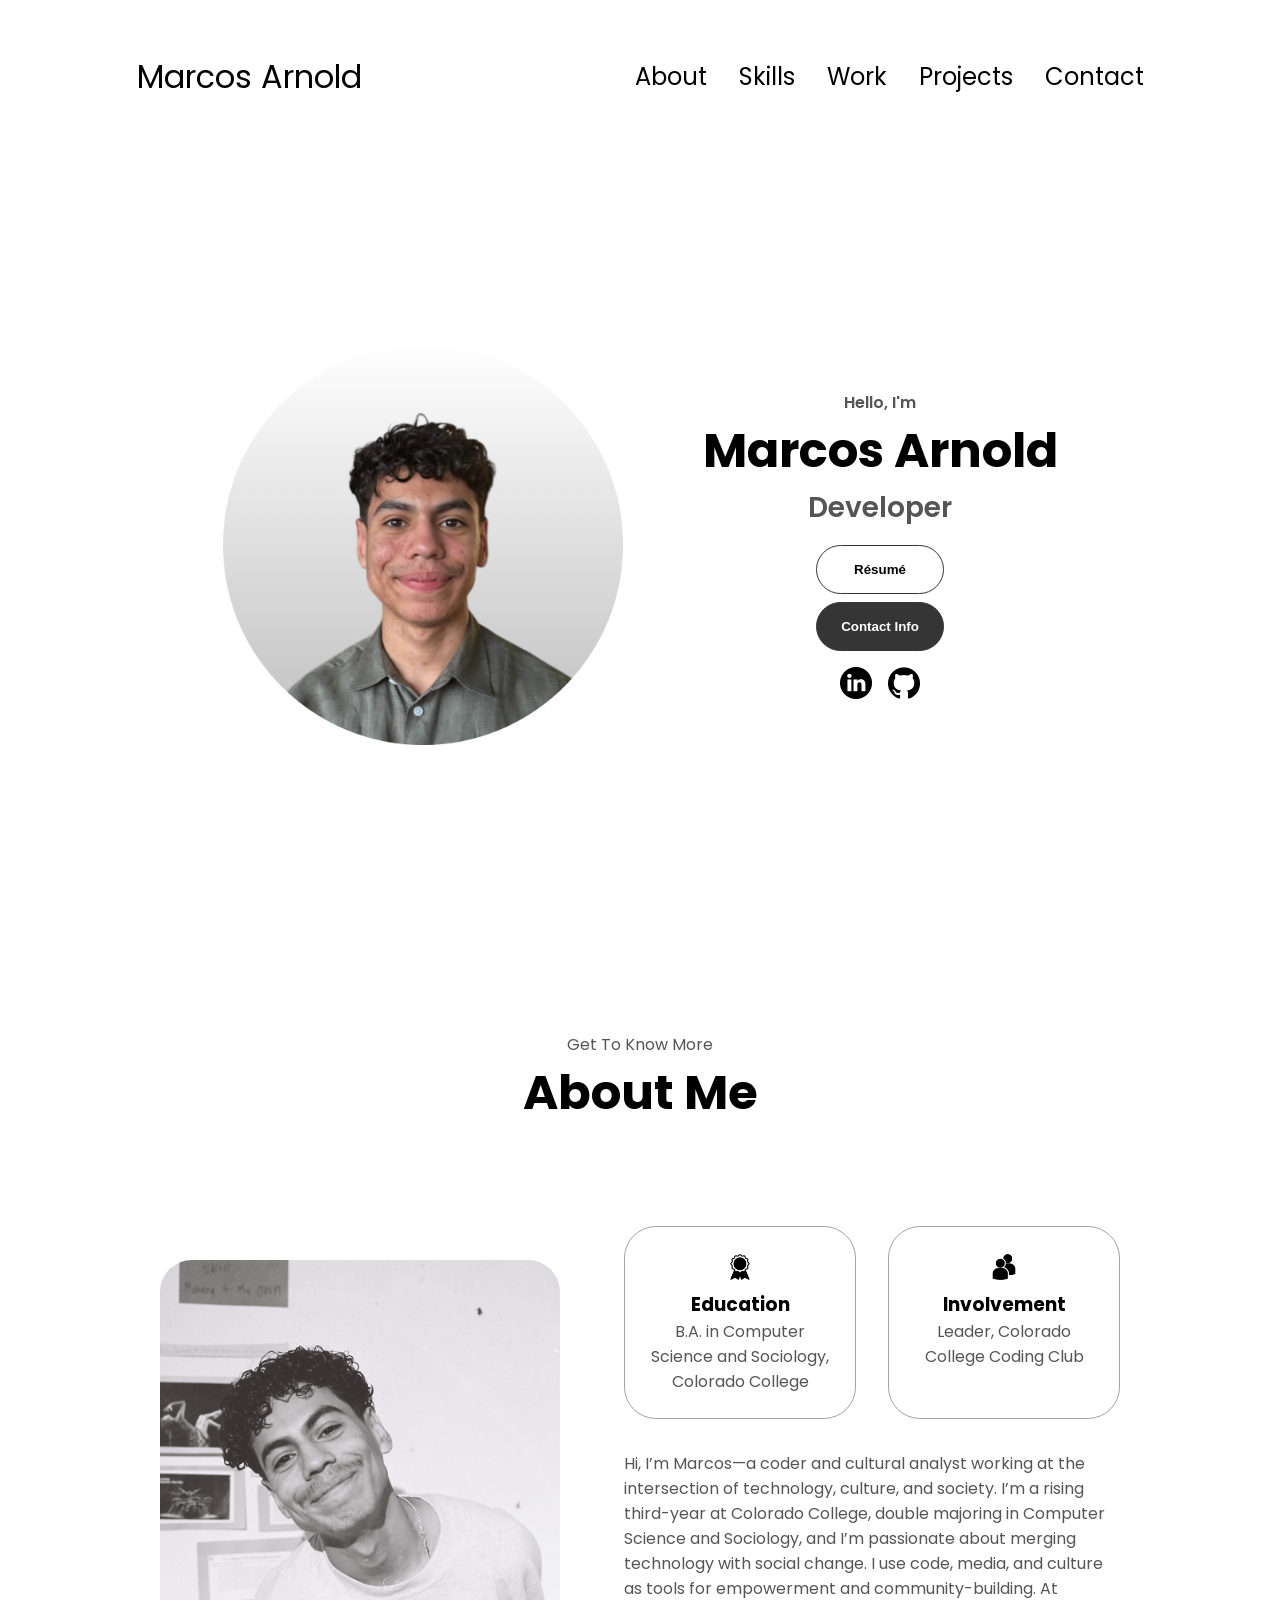
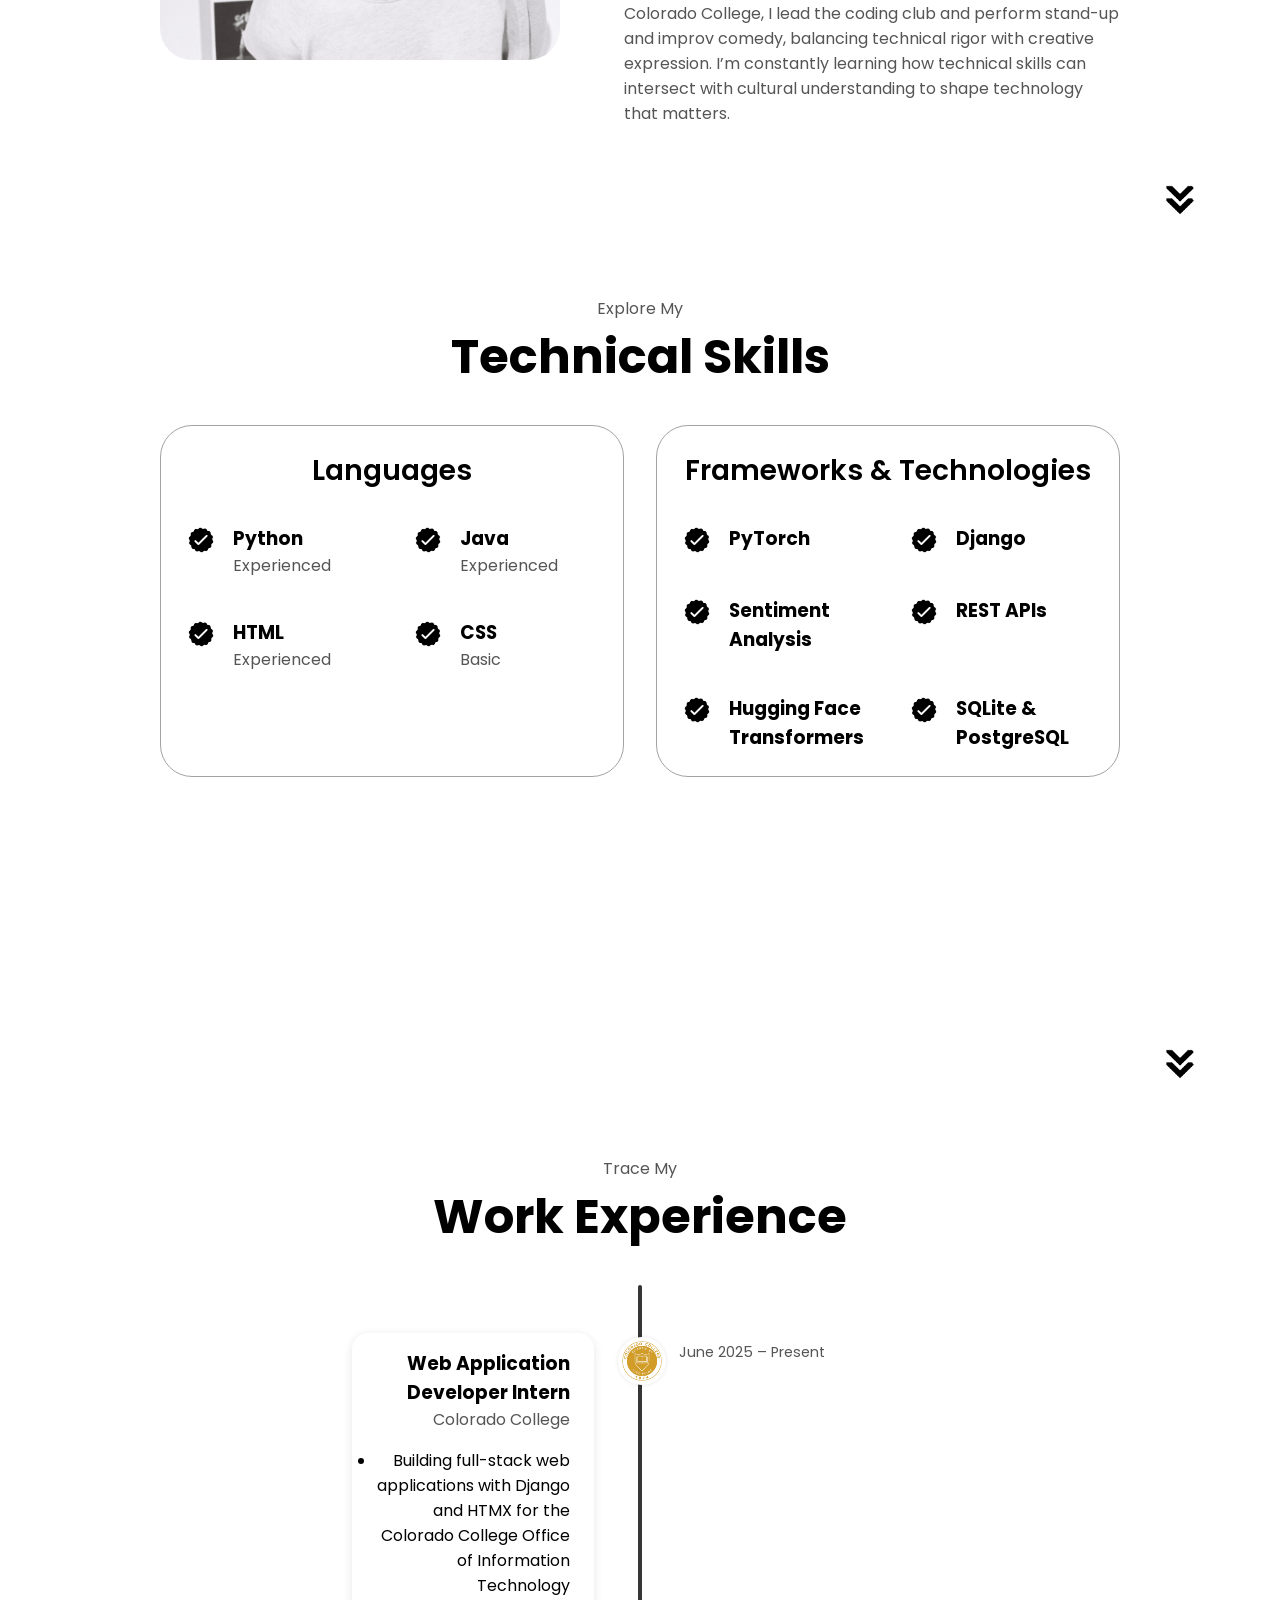
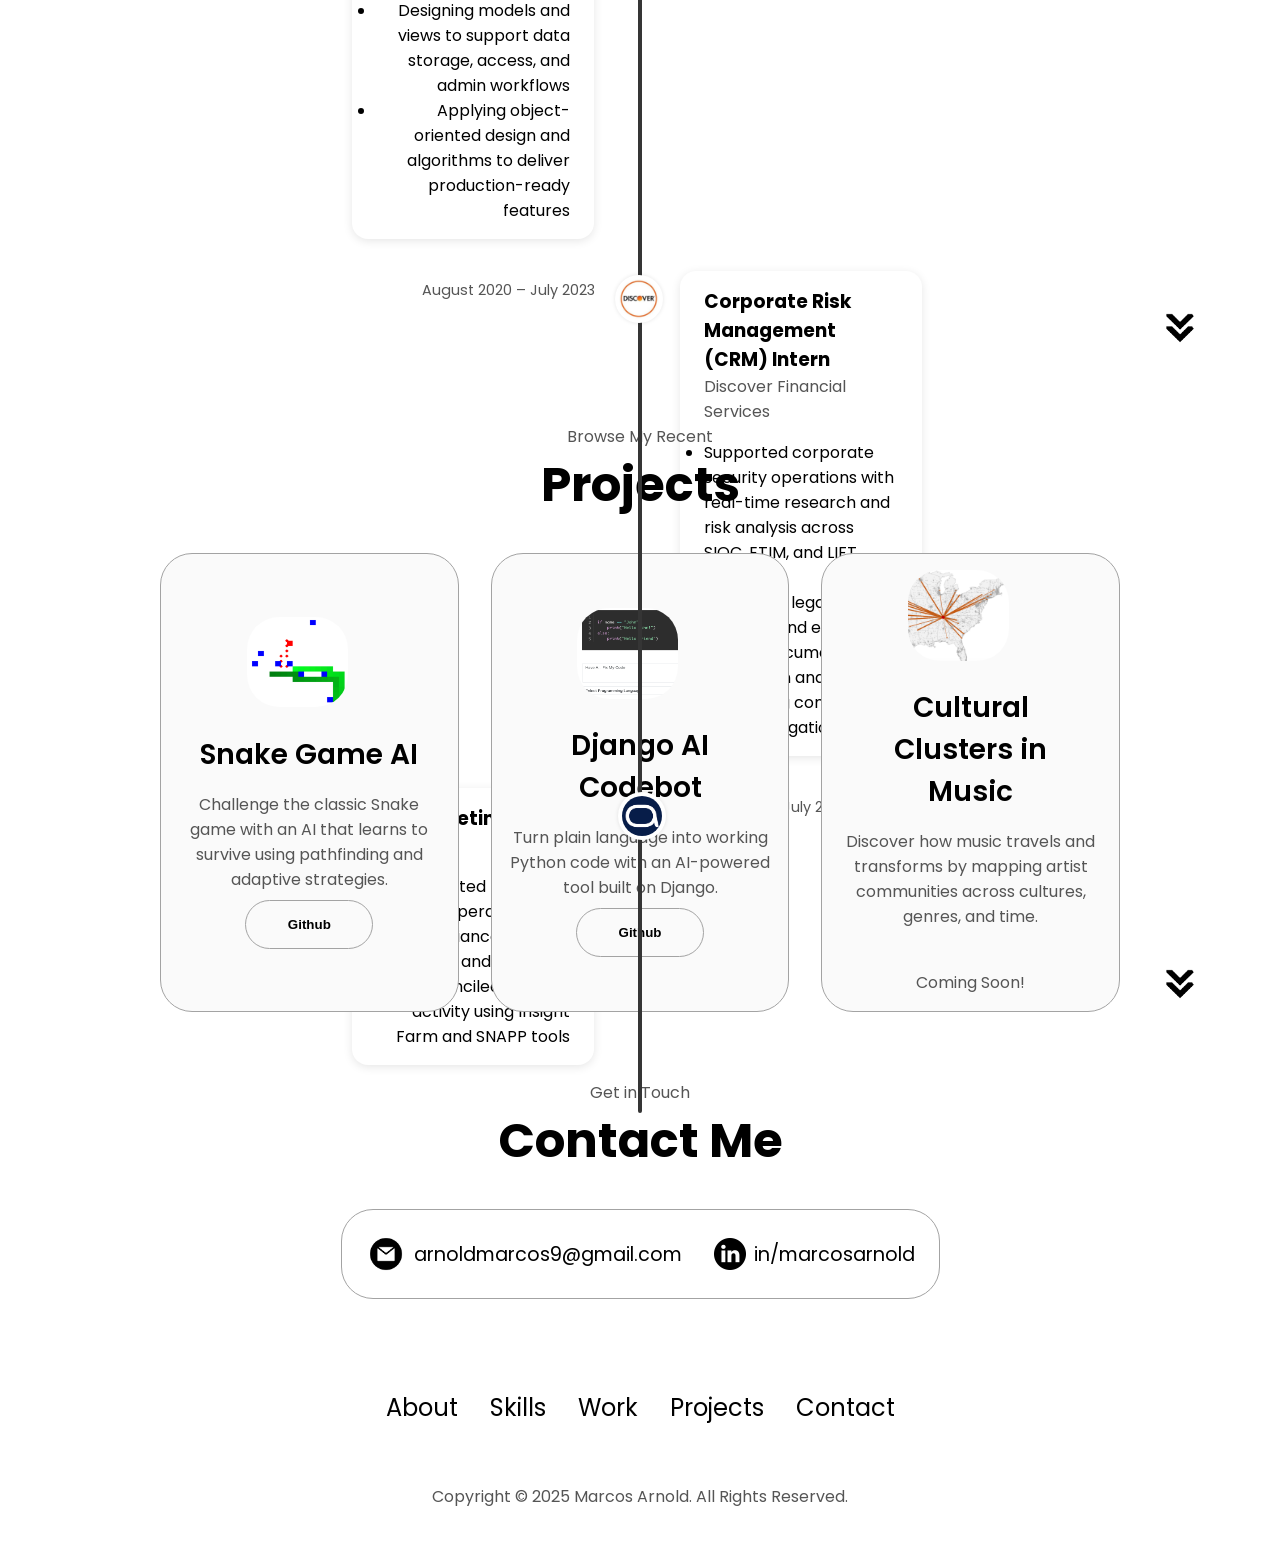
<file: index.html>
<!DOCTYPE html>
<html lang="en">
  <head>
    <meta charset="UTF-8" />
    <meta http-equiv="X-UA-Compatible" content="IE=edge" />
    <meta name="viewport" content="width=device-width, initial-scale=1.0" />
    <title>My Portfolio</title>
    <link rel="stylesheet" href="style.css" />
    <link rel="stylesheet" href="mediaqueries.css" />

    <script async src="https://www.googletagmanager.com/gtag/js?id=G-0V6DG6FPZZ"></script>
    <script>
      window.dataLayer = window.dataLayer || [];
      function gtag(){dataLayer.push(arguments);}
      gtag('js', new Date());

      gtag('config', 'G-0V6DG6FPZZ');
    </script>
  </head>
  <body>
    <nav id="desktop-nav">
      <div class="logo">Marcos Arnold</div>
      <div>
        <ul class="nav-links">
          <li><a href="#about">About</a></li>
          <li><a href="#skills">Skills</a></li>
          <li><a href="#work">Work</a></li>
          <li><a href="#projects">Projects</a></li>
          <li><a href="#contact">Contact</a></li>
        </ul>
      </div>
    </nav>
    <nav id="hamburger-nav">
      <div class="logo">Marcos Arnold</div>
      <div class="hamburger-menu">
        <div class="hamburger-icon" onclick="toggleMenu()">
          <span></span>
          <span></span>
          <span></span>
        </div>
        <div class="menu-links">
          <li><a href="#about" onclick="toggleMenu()">About</a></li>
          <li><a href="#skills" onclick="toggleMenu()">Skills</a></li>
          <li><a href="#work" onclick="toggleMenu()">Work</a></li>
          <li><a href="#projects" onclick="toggleMenu()">Projects</a></li>
          <li><a href="#contact" onclick="toggleMenu()">Contact</a></li>
        </div>
      </div>
    </nav>
    <section id="profile">
      <div class="section__pic-container">
        <img src="./assets/profile-pic.png" alt="Marcos Arnold profile picture" />
      </div>
      <div class="section__text">
        <p class="section__text__p1">Hello, I'm</p>
        <h1 class="title">Marcos Arnold</h1>
        <p class="section__text__p2">Developer</p>
        <div class="btn-container">
          <button
            class="btn btn-color-2"
            onclick="window.open('./assets/marcosPortfolioResume.pdf')"
          >
            Résumé
          </button>
          <button class="btn btn-color-1" onclick="location.href='#contact'">
            Contact Info
          </button>
        </div>
        <div id="socials-container">
          <img
            src="./assets/linkedin.png"
            alt="My LinkedIn profile"
            class="icon"
            onclick="location.href='https://www.linkedin.com/in/marcosarnold/'"
          />
          <img
            src="./assets/github.png"
            alt="My Github profile"
            class="icon"
            onclick="location.href='https://github.com/marcosarnold'"
          />
        </div>
      </div>
    </section>
    <section id="about">
      <p class="section__text__p1">Get To Know More</p>
      <h1 class="title">About Me</h1>
      <div class="section-container">
        <div class="section__pic-container">
          <img
            src="./assets/about-pic.png"
            alt="Profile picture"
            class="about-pic"
          />
        </div>
        <div class="about-details-container">
          <div class="about-containers">
            <div class="details-container">
              <img
                src="./assets/experience.png"
                alt="Experience icon"
                class="icon"
              />
              <h3>Education</h3>
              <p>B.A. in Computer Science and Sociology, Colorado College</p>
            </div>
            <div class="details-container">
              <img
                src="./assets/education.png"
                alt="Education icon"
                class="icon"
              />
              <h3>Involvement</h3>
              <p>Leader, Colorado College Coding Club</p>
            </div>
          </div>
          <div class="text-container">
            <p>
                Hi, I’m Marcos—a coder and cultural analyst working at the intersection of 
                technology, culture, and society. I’m a rising third-year at Colorado College, 
                double majoring in Computer Science and Sociology, and I’m passionate about 
                merging technology with social change. I use code, media, and culture as tools 
                for empowerment and community-building. At Colorado College, I lead the coding 
                club and perform stand-up and improv comedy, balancing technical rigor with 
                creative expression. I’m constantly learning how technical skills can intersect 
                with cultural understanding to shape technology that matters.
            </p>
          </div>
        </div>
      </div>
      <img
        src="./assets/arrow.png"
        alt="Arrow icon"
        class="icon arrow"
        onclick="location.href='#skills'"
      />
    </section>
    <section id="skills">
      <p class="section__text__p1">Explore My</p>
      <h1 class="title">Technical Skills</h1>
      <div class="skills-details-container">
        <div class="about-containers">
          <div class="details-container">
            <h2 class="skills-sub-title">Languages</h2>
            <div class="article-container">
              <article>
                <img
                  src="./assets/checkmark.png"
                  alt="Experience icon"
                  class="icon"
                />
                <div>
                  <h3>Python</h3>
                  <p>Experienced</p>
                </div>
              </article>
              <article>
                <img
                  src="./assets/checkmark.png"
                  alt="Experience icon"
                  class="icon"
                />
                <div>
                  <h3>Java</h3>
                  <p>Experienced</p>
                </div>
              </article>
              <article>
                <img
                  src="./assets/checkmark.png"
                  alt="Experience icon"
                  class="icon"
                />
                <div>
                  <h3>HTML</h3>
                  <p>Experienced</p>
                </div>
              </article>
              <article>
                <img
                  src="./assets/checkmark.png"
                  alt="Experience icon"
                  class="icon"
                />
                <div>
                  <h3>CSS</h3>
                  <p>Basic</p>
                </div>
              </article>
            </div>
          </div>
          <div class="details-container">
            <h2 class="skills-sub-title">Frameworks & Technologies</h2>
            <div class="article-container">
              <article>
                <img
                  src="./assets/checkmark.png"
                  alt="Experience icon"
                  class="icon"
                />
                <div>
                  <h3>PyTorch</h3>
                </div>
              </article>
              <article>
                <img
                  src="./assets/checkmark.png"
                  alt="Experience icon"
                  class="icon"
                />
                <div>
                  <h3>Django</h3>
                </div>
              </article>
              <article>
                <img
                  src="./assets/checkmark.png"
                  alt="Experience icon"
                  class="icon"
                />
                <div>
                  <h3>Sentiment Analysis</h3>
                </div>
              </article>
              <article>
                <img
                  src="./assets/checkmark.png"
                  alt="Experience icon"
                  class="icon"
                />
                <div>
                  <h3>REST APIs</h3>
                </div>
              </article>
              <article>
                <img
                  src="./assets/checkmark.png"
                  alt="Experience icon"
                  class="icon"
                />
                <div>
                  <h3>Hugging Face Transformers</h3>
                </div>
              </article>
              <article>
                <img
                  src="./assets/checkmark.png"
                  alt="Experience icon"
                  class="icon"
                />
                <div>
                  <h3>SQLite & PostgreSQL</h3>
                </div>
              </article>
            </div>
          </div>
        </div>
      </div>
      <img
        src="./assets/arrow.png"
        alt="Arrow icon"
        class="icon arrow"
        onclick="location.href='#work'"
      />
    </section>
    <section id="work" class="timeline-section">
      <p class="section__text__p1">Trace My</p>
      <h1 class="title">Work Experience</h1>
      <div class="timeline">
        <div class="timeline-item left">
          <img src="./assets/cc-logo.png" alt="Colorado College Logo" class="company-logo" />
          <div class="company-date opposite">June 2025 – Present</div>
          <div class="content">
            <h3>Web Application Developer Intern</h3>
            <p class="company-date">Colorado College</p>
            <ul>
              <li>Building full-stack web applications with Django and HTMX for the Colorado College Office of Information Technology</li>
              <li>Designing models and views to support data storage, access, and admin workflows</li>
              <li>Applying object-oriented design and algorithms to deliver production-ready features</li>
            </ul>
          </div>
        </div>
    
        <div class="timeline-item right">
          <img src="./assets/discover-logo.png" alt="Discover Financial Services Logo" class="company-logo" />
          <div class="company-date opposite">August 2020 – July 2023</div>
          <div class="content">
            <h3>Corporate Risk Management (CRM) Intern</h3>
            <p class="company-date">Discover Financial Services</p>
            <ul>
              <li>Supported corporate security operations with real-time research and risk analysis across SIOC, ETIM, and LIFT teams</li>
              <li>Processed legal requests and ensured proper documentation using Orion and Atlas, supporting compliance and investigations</li>
            </ul>
          </div>
        </div>
    
        <div class="timeline-item left">
          <img src="./assets/abbvie-logo.png" alt="Abbvie Logo" class="company-logo" />
          <div class="company-date opposite">August 2019 – July 2020</div>
          <div class="content">
            <h3>Marketing Intern</h3>
            <p class="company-date">Abbvie</p>
            <ul>
              <li>Assisted Marketing Operations with compliance tracking and reporting</li>
              <li>Reconciled account activity using Insight Farm and SNAPP tools</li>
            </ul>
          </div>
        </div>
      </div>
    
      <img
        src="./assets/arrow.png"
        alt="Arrow icon"
        class="icon arrow"
        onclick="location.href='#projects'"
      />
    </section>    
    
    
      
    <section id="projects">
      <p class="section__text__p1">Browse My Recent</p>
      <h1 class="title">Projects</h1>
      <div class="experience-details-container">
        <div class="about-containers">
          <div class="details-container color-container">
            <div class="article-container">
              <img
                src="./assets/snake.png"
                alt="Project 1"
                class="project-img"
              />
            </div>
            <h2 class="experience-sub-title project-title">Snake Game AI</h2>
            <div class="btn-container">
              <p>Challenge the classic Snake game with an AI that learns to survive using pathfinding and adaptive strategies.</p>
              <button
                class="btn btn-color-2 project-btn"
                onclick="location.href='https://github.com/marcosarnold/snake-game-ai'">
                Github
              </button>
            </div>
          </div>
          <div class="details-container color-container">
            <div class="article-container">
              <img
                src="./assets/codebot.png"
                alt="Project 2"
                class="project-img"
              />
            </div>
            <h2 class="experience-sub-title project-title">Django AI Codebot</h2>
            <div class="btn-container">
              <p>Turn plain language into working Python code with an AI-powered tool built on Django.</p>
              <button
                class="btn btn-color-2 project-btn"
                onclick="location.href='https://github.com/marcosarnold/django-ai-codebot'">
                Github
              </button>
            </div>
          </div>
          <div class="details-container color-container">
            <div class="article-container">
              <img
                src="./assets/maps.png"
                alt="Project 3"
                class="project-img"
              />
            </div>
            <h2 class="experience-sub-title project-title">Cultural Clusters in Music</h2>
            <div class="btn-container">
              <p>Discover how music travels and transforms by mapping artist communities across cultures, genres, and time.</p>
              <br><p>Coming Soon!</p>
            </div>
          </div>
        </div>
      </div>
      <img
        src="./assets/arrow.png"
        alt="Arrow icon"
        class="icon arrow"
        onclick="location.href='#contact'"
      />
    </section>
    <section id="contact">
      <p class="section__text__p1">Get in Touch</p>
      <h1 class="title">Contact Me</h1>
      <div class="contact-info-upper-container">
        <div class="contact-info-container">
          <img
            src="./assets/email.png"
            alt="Email icon"
            class="icon contact-icon email-icon"
          />
          <p><a href="mailto:arnoldmarcos9@gmail.com">arnoldmarcos9@gmail.com</a></p>
        </div>
        <div class="contact-info-container">
          <img
            src="./assets/linkedin.png"
            alt="LinkedIn icon"
            class="icon contact-icon"
          />
          <p><a href="https://www.linkedin.com/in/marcosarnold/">in/marcosarnold</a></p>
        </div>
      </div>
    </section>
    <footer>
      <nav>
        <div class="nav-links-container">
          <ul class="nav-links">
            <li><a href="#about">About</a></li>
          <li><a href="#skills">Skills</a></li>
          <li><a href="#work">Work</a></li>
          <li><a href="#projects">Projects</a></li>
          <li><a href="#contact">Contact</a></li>
          </ul>
        </div>
      </nav>
      <p>Copyright &#169; 2025 Marcos Arnold. All Rights Reserved.</p>
    </footer>
    <script src="script.js"></script>
  </body>
</html>
</file>
<file: style.css>
/* GENERAL */

@import url("https://fonts.googleapis.com/css2?family=Poppins:wght@300;400;500;600&display=swap");

* {
  margin: 0;
  padding: 0;
}

body {
  font-family: "Poppins", sans-serif;
}

html {
  scroll-behavior: smooth;
}

p {
  color: rgb(85, 85, 85);
}

/* TRANSITION */

a,
.btn {
  transition: all 300ms ease;
}

/* DESKTOP NAV */

nav,
.nav-links {
  display: flex;
}

nav {
  justify-content: space-around;
  align-items: center;
  height: 17vh;
}

.nav-links {
  gap: 2rem;
  list-style: none;
  font-size: 1.5rem;
}

a {
  color: black;
  text-decoration: none;
  text-decoration-color: white;
}

a:hover {
  color: grey;
  text-decoration: underline;
  text-underline-offset: 1rem;
  text-decoration-color: rgb(181, 181, 181);
}

.logo {
  font-size: 2rem;
}

.logo:hover {
  cursor: default;
}

/* HAMBURGER MENU */

#hamburger-nav {
  display: none;
}

.hamburger-menu {
  position: relative;
  display: inline-block;
}

.hamburger-icon {
  display: flex;
  flex-direction: column;
  justify-content: space-between;
  height: 24px;
  width: 30px;
  cursor: pointer;
}

.hamburger-icon span {
  width: 100%;
  height: 2px;
  background-color: black;
  transition: all 0.3 ease-in-out;
}

.menu-links {
  position: absolute;
  top: 100%;
  right: 0;
  background-color: white;
  width: fit-content;
  max-height: 0;
  overflow: hidden;
  transition: all 0.3 ease-in-out;
}

.menu-links a {
  display: block;
  padding: 10px;
  text-align: center;
  font-size: 1.5rem;
  color: black;
  text-decoration: none;
  transition: all 0.3 ease-in-out;
}

.menu-links li {
  list-style: none;
}

.menu-links.open {
  max-height: 300px;
}

.hamburger-icon.open span:first-child {
  transform: rotate(45deg) translate(10px, 5px);
}

.hamburger-icon.open span:nth-child(2) {
  opacity: 0;
}

.hamburger-icon.open span:last-child {
  transform: rotate(-45deg) translate(10px, -5px);
}

.hamburger-icon span:first-child {
  transform: none;
}

.hamburger-icon span:first-child {
  opacity: 1;
}

.hamburger-icon span:first-child {
  transform: none;
}

/* SECTIONS */

section {
  padding-top: 4vh;
  height: 96vh;
  margin: 0 10rem;
  box-sizing: border-box;
  min-height: fit-content;
}

.section-container {
  display: flex;
}

/* PROFILE SECTION */

#profile {
  display: flex;
  justify-content: center;
  gap: 5rem;
  height: 80vh;
}

.section__pic-container {
  display: flex;
  height: 400px;
  width: 400px;
  margin: auto 0;
}

.section__text {
  align-self: center;
  text-align: center;
}

.section__text p {
  font-weight: 600;
}

.section__text__p1 {
  text-align: center;
}

.section__text__p2 {
  font-size: 1.75rem;
  margin-bottom: 1rem;
}

.title {
  font-size: 3rem;
  text-align: center;
}

#socials-container {
  display: flex;
  justify-content: center;
  margin-top: 1rem;
  gap: 1rem;
}

/* ICONS */

.icon {
  cursor: pointer;
  height: 2rem;
}

/* BUTTONS */

.btn-container {
  display: flex;
  justify-content: center;
  gap: 1rem;
}

.btn {
  font-weight: 600;
  transition: all 300ms ease;
  padding: 1rem;
  width: 8rem;
  border-radius: 2rem;
}

.btn-color-1,
.btn-color-2 {
  border: rgb(53, 53, 53) 0.1rem solid;
}

.btn-color-1:hover,
.btn-color-2:hover {
  cursor: pointer;
}

.btn-color-1,
.btn-color-2:hover {
  background: rgb(53, 53, 53);
  color: white;
}

.btn-color-1:hover {
  background: rgb(0, 0, 0);
}

.btn-color-2 {
  background: none;
}

.btn-color-2:hover {
  border: rgb(255, 255, 255) 0.1rem solid;
}

.btn-container {
  gap: 1rem;
}

/* ABOUT SECTION */

#about {
  position: relative;
}

#skills,
#work {
  position: relative;
}

.about-containers {
  gap: 2rem;
  margin-bottom: 2rem;
  margin-top: 2rem;
}

.about-details-container {
  justify-content: center;
  flex-direction: column;
}

.about-containers,
.about-details-container {
  display: flex;
}

.about-pic {
  border-radius: 2rem;
}

.arrow {
  position: absolute;
  right: -5rem;
  bottom: 2.5rem;
}

.details-container {
  padding: 1.5rem;
  flex: 1;
  background: white;
  border-radius: 2rem;
  border: rgb(53, 53, 53) 0.1rem solid;
  border-color: rgb(163, 163, 163);
  text-align: center;
}

.section-container {
  gap: 4rem;
  height: 80%;
}

.section__pic-container {
  height: 400px;
  width: 400px;
  margin: auto 0;
}

/* EXPERIENCE SECTION */

#experience {
  position: relative;
}

.experience-sub-title {
  color: rgb(85, 85, 85);
  font-weight: 600;
  font-size: 1.75rem;
  margin-bottom: 2rem;
}

.experience-details-container {
  display: flex;
  justify-content: center;
  flex-direction: column;
}

.article-container {
  display: grid;
  grid-template-columns: repeat(2, 1fr);
  gap: 2.5rem;
}

article {
  display: flex;
  align-items: flex-start;
  gap: 1rem;
  text-align: left;
}

article .icon {
  cursor: default;
}

.skills-sub-title {
  font-weight: 600;
  font-size: 1.75rem;
  margin-bottom: 2rem;
}
/* WORK EXPERIENCE */
.timeline-section {
  padding: 2rem 10rem;
  position: relative;
}

.timeline {
  position: relative;
  max-width: 900px;
  margin: 2rem auto 0 auto;
  padding: 2rem 0;
}

.timeline::before {
  content: "";
  position: absolute;
  top: 0;
  bottom: 0;
  left: 50%;
  transform: translateX(-50%);
  width: 4px;
  background-color: rgb(53, 53, 53);
  border-radius: 2px;
  z-index: 1;
}

.timeline-item {
  position: relative;
  width: 49%;
  padding: 1rem 2rem;
  box-sizing: border-box;
}

.timeline-item.left {
  left: 0;
  text-align: right;
  padding-right: 40px;
}

.timeline-item.right {
  left: 50%;
  text-align: left;
  padding-left: 40px;
}

.timeline-item .content {
  background: white;
  padding: 1rem 1.5rem;
  border-radius: 1rem;
  box-shadow: 0 2px 10px rgb(0 0 0 / 0.1);
  position: relative;
}

.company-logo {
  position: absolute;
  top: 50%;
  width: 40px;
  height: 40px;
  border-radius: 50%;
  background: white;
  padding: 4px;
  box-shadow: 0 0 4px rgba(0,0,0,0.1);
  transform: translateY(-50%);
  z-index: 2;
  object-fit: contain;
}

.timeline-item.left .company-logo {
  right: -32.5px;
  top: 20px;
  transform: none;
  position: absolute; 
}

.timeline-item.right .company-logo {
  left: -25px;
  top: 20px;
  transform: none;
  position: absolute; 
}

.company-date.opposite {
  position: absolute;
  top: 1rem;
  font-size: 0.9rem;
  color: rgb(85, 85, 85);
  white-space: nowrap;
}

.timeline-item.left .company-date.opposite {
  left: calc(108% + 20px);
  top: 25px;
  text-align: left;
}

.timeline-item.right .company-date.opposite {
  right: calc(108% + 20px);
  top: 25px;
  text-align: right;
}

.timeline-item .content h3,
.timeline-item .content p.company-date {
  white-space: normal;
  overflow: visible;
  text-overflow: unset;
}

.timeline-item .content p.company-date {
  margin-bottom: 1rem;
}

.timeline-item .content p.description {
  margin-top: 1rem;
}

/* Arrow icon */
.icon.arrow {
  display: block;
  margin: 2rem auto 0 auto;
  cursor: pointer;
  height: 2.5rem;
}

/* Mobile styles */
@media screen and (max-width: 768px) {
  .timeline::before {
    left: 8px;
  }

  .timeline-item {
    width: 100%;
    padding-left: 30px;
    padding-right: 15px;
    left: 0 !important;
    text-align: left;
  }

  .timeline-item.left,
  .timeline-item.right {
    padding-left: 30px;
    padding-right: 15px;
  }

  .timeline-item .company-logo {
    position: relative;
    top: auto;
    right: auto;
    left: auto;
    transform: none;
    margin-bottom: 10px;
  }

  .company-date.opposite {
    position: static;
    margin-top: 0.5rem;
    text-align: left;
  }
}

/* PROJECTS SECTION */

#projects {
  position: relative;
}

.color-container {
  border-color: rgb(163, 163, 163);
  background: rgb(250, 250, 250);

  display: flex;
  justify-content: center;
  align-items: center;
  flex-direction: column;
  padding: 1rem;   
}

.project-img {
  border-radius: 2rem;
  width: 90%;
  height: 90%;
}

.project-title {
  margin: 1rem;
  color: black;
}

.project-btn {
  color: black;
  border-color: rgb(163, 163, 163);
}

.project-img {
  margin-left: 62%;
  margin-right: 0;
  display: block;
  border-radius: 2rem;
  width: 90%;
  height: auto;
  max-height: 90%;
}
.btn-container {
  display: flex;
  flex-direction: column;
  align-items: center;
  gap: 0.5rem;
  width: 100%;
}

/* CONTACT */

#contact {
  display: flex;
  justify-content: center;
  flex-direction: column;
  height: 70vh;
}

.contact-info-upper-container {
  display: flex;
  justify-content: center;
  border-radius: 2rem;
  border: rgb(53, 53, 53) 0.1rem solid;
  border-color: rgb(163, 163, 163);
  background: (250, 250, 250);
  margin: 2rem auto;
  padding: 0.5rem;
}

.contact-info-container {
  display: flex;
  align-items: center;
  justify-content: center;
  gap: 0.5rem;
  margin: 1rem;
}

.contact-info-container p {
  font-size: larger;
}

.contact-icon {
  cursor: default;
}

.email-icon {
  height: 2.5rem;
}

/* FOOTER SECTION */

footer {
  height: 26vh;
  margin: 0 1rem;
}

footer p {
  text-align: center;
}
</file>
<file: mediaqueries.css>
@media screen and (max-width: 1400px) {
    #profile {
      height: 83vh;
      margin-bottom: 6rem;
    }
    .about-containers {
      flex-wrap: wrap;
    }
    #contact,
    #projects {
      height: fit-content;
    }
  }
  
  @media screen and (max-width: 1200px) {
    #desktop-nav {
      display: none;
    }
    #hamburger-nav {
      display: flex;
    }
    #experience,
    .experience-details-container {
      margin-top: 2rem;
    }
    #profile,
    .section-container {
      display: block;
    }
    .arrow {
      display: none;
    }
    section,
    .section-container {
      height: fit-content;
    }
    section {
      margin: 0 5%;
    }
    .section__pic-container {
      width: 275px;
      height: 275px;
      margin: 0 auto 2rem;
    }
    .about-containers {
      margin-top: 0;
    }
  }
  
  @media screen and (max-width: 600px) {
    #contact,
    footer {
      height: 40vh;
    }
    #profile {
      height: 83vh;
      margin-bottom: 0;
    }
    article {
      font-size: 1rem;
    }
    footer nav {
      height: fit-content;
      margin-bottom: 2rem;
    }
    .about-containers,
    .contact-info-upper-container,
    .btn-container {
      flex-wrap: wrap;
    }
    .contact-info-container {
      margin: 0;
    }
    .contact-info-container p,
    .nav-links li a {
      font-size: 1rem;
    }
    .experience-sub-title {
      font-size: 1.25rem;
    }
    .logo {
      font-size: 1.5rem;
    }
    .nav-links {
      flex-direction: column;
      gap: 0.5rem;
      text-align: center;
    }
    .section__pic-container {
      width: auto;
      height: 46vw;
      justify-content: center;
    }
    .section__text__p2 {
      font-size: 1.25rem;
    }
    .title {
      font-size: 2rem;
    }
    .text-container {
      text-align: justify;
    }
  }
</file>
